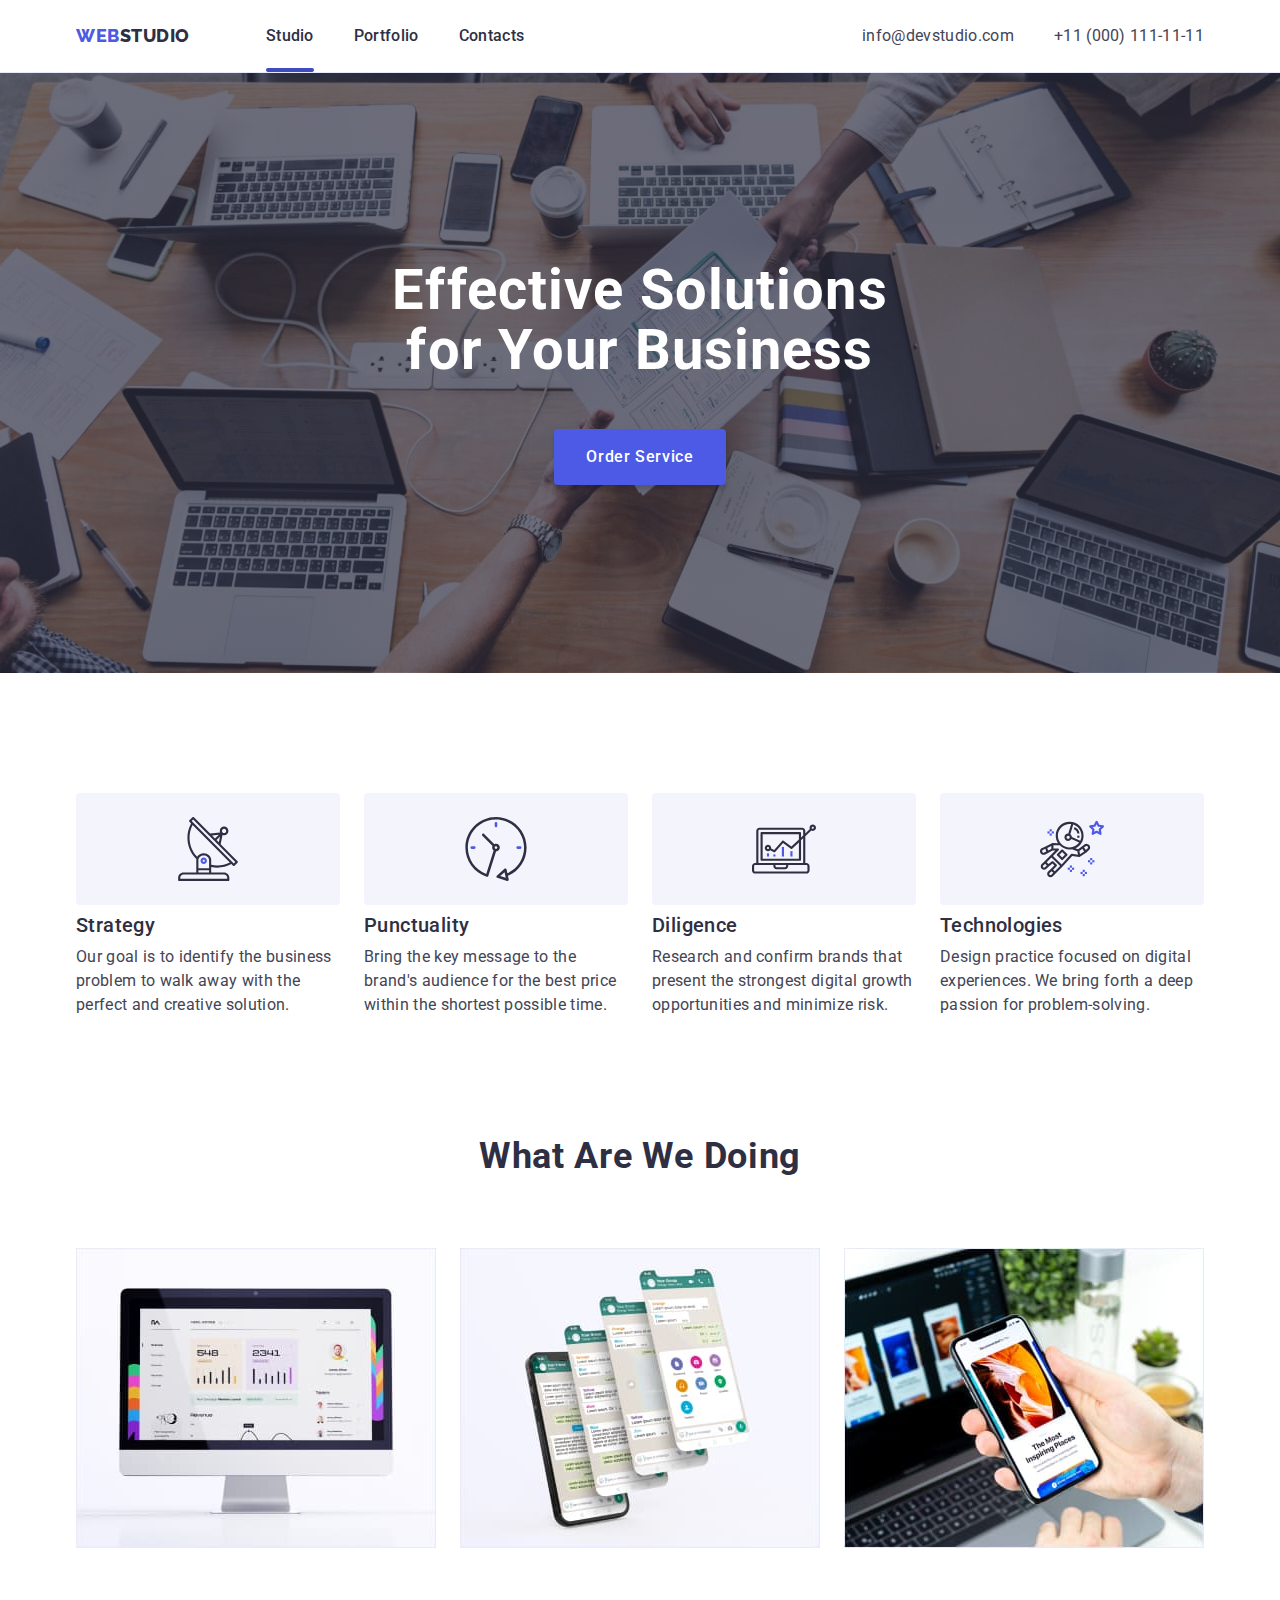
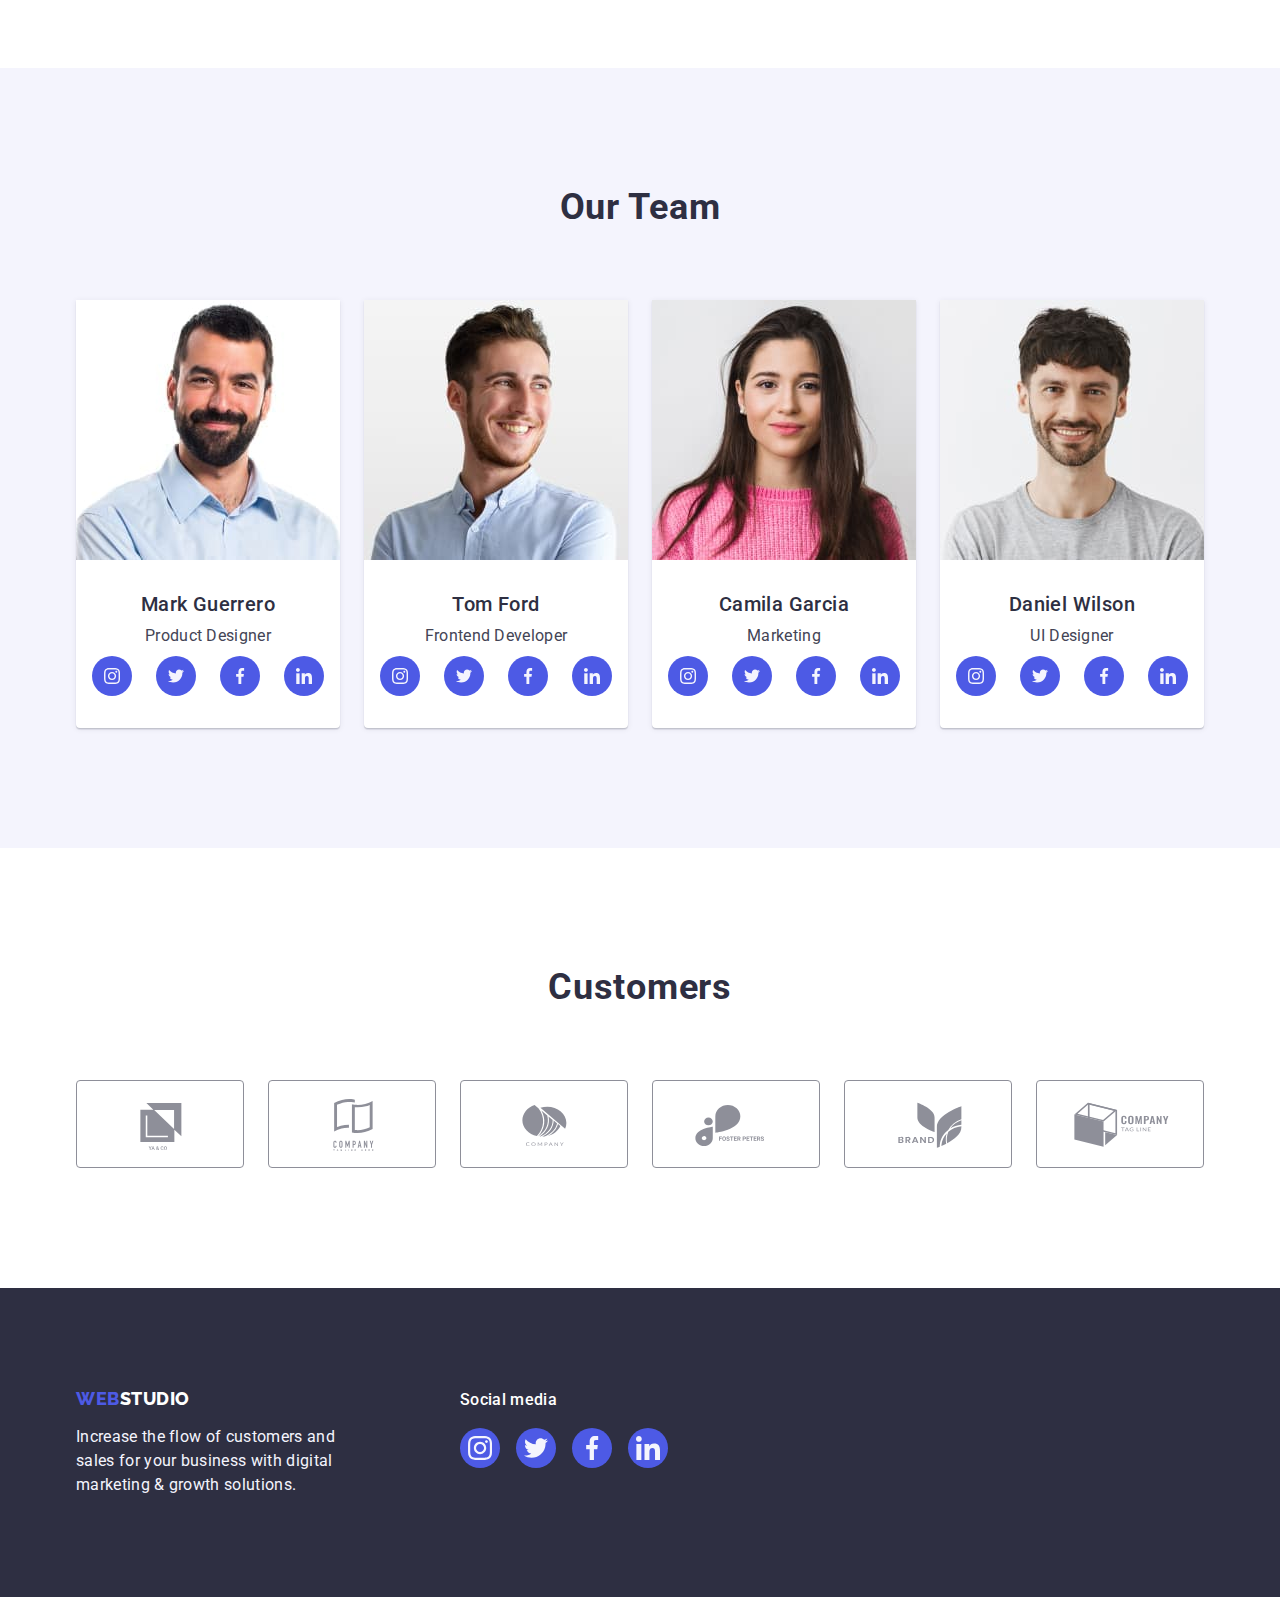
<file: index.html>
<!DOCTYPE html>
<html lang="en">
  <head>
    <meta charset="UTF-8" />
    <meta http-equiv="X-UA-Compatible" content="IE=edge" />
    <meta name="viewport" content="width=device-width, initial-scale=1.0" />
    <link rel="preconnect" href="https://fonts.googleapis.com" />
    <link rel="preconnect" href="https://fonts.gstatic.com" crossorigin />
    <link
      href="https://fonts.googleapis.com/css2?family=Montserrat:wght@400;700&family=Raleway:wght@800&family=Roboto:wght@400;500;700&display=swap"
      rel="stylesheet"
    />
    <link
      rel="stylesheet"
      href="https://cdn.jsdelivr.net/npm/modern-normalize@1.1.0/modern-normalize.min.css"
    />
    <link rel="stylesheet" href="./css/styles.css" />
    <title>WebStudio</title>
  </head>
  <body>
    <!-- Header -->
    <header class="header">
      <div class="container header-container">
        <nav class="menu menu-container">
          <a class="link logo link-logo" href="./index.html"
            >Web<span class="light-theme">Studio</span>
          </a>
          <ul class="list list-container">
            <li class="menu-list">
              <a class="menu-list-item link studio-underline" href="./index.html">Studio</a>
            </li>
            <li class="menu-list">
              <a class="menu-list-item link" href="./portfolio.html"
                >Portfolio</a
              >
            </li>
            <li class="menu-list">
              <a class="menu-list-item link" href="">Contacts</a>
            </li>
          </ul>
        </nav>
        <address class="contacts contacts-container">
          <ul class="list list-contacts-container">
            <li class="contacts-list-item">
              <a class="link contacts-item" href="mailto:info@devstudio.com"
                >info@devstudio.com</a
              >
            </li>
            <li class="contacts-list-item">
              <a class="link contacts-item" href="tel:+110001111111"
                >+11 (000) 111-11-11</a
              >
            </li>
          </ul>
        </address>
      </div>
    </header>

    <main>
      <!--HERO-->
      <section class="section-main dark-theme section">
        <div class="container hero-container">
          <h1 class="main-title">Effective Solutions for Your Business</h1>
          <button class="button" type="button" data-modal-open>
            Order Service
          </button>
        </div>
      </section>

      <!-- Features -->
      <section class="section section-features">
        <div class="container">
          <h2 class="secondary-title" hidden>Features</h2>
          <ul class="list features">
            <li class="features-list">
              <div class="svg-container">
                <svg width="64" height="64" class="svg-container-icon">
                  <use href="./images/icons.svg#antenna"></use>
                </svg>
              </div>
              <h3 class="features-title">Strategy</h3>
              <p class="description">
                Our goal is to identify the business problem to walk away with
                the perfect and creative solution.
              </p>
            </li>
            <li class="features-list">
              <div class="svg-container">
                <svg width="64" height="64" class="svg-container-icon">
                  <use href="./images/icons.svg#clock"></use>
                </svg>
              </div>
              <h3 class="features-title">Punctuality</h3>
              <p class="description">
                Bring the key message to the brand's audience for the best price
                within the shortest possible time.
              </p>
            </li>
            <li class="features-list">
              <div class="svg-container">
                <svg width="64" height="64" class="svg-container-icon">
                  <use href="./images/icons.svg#diagram"></use>
                </svg>
              </div>
              <h3 class="features-title">Diligence</h3>
              <p class="description">
                Research and confirm brands that present the strongest digital
                growth opportunities and minimize risk.
              </p>
            </li>
            <li class="features-list">
              <div class="svg-container">
                <svg width="64" height="64" class="svg-container-icon">
                  <use href="./images/icons.svg#astronaut"></use>
                </svg>
              </div>
              <h3 class="features-title">Technologies</h3>
              <p class="description">
                Design practice focused on digital experiences. We bring forth a
                deep passion for problem-solving.
              </p>
            </li>
          </ul>
        </div>
      </section>
      <!-- What are we doing here -->
      <section class="section second-section">
        <div class="container">
          <h2 class="secondary-title">What are we doing</h2>
          <ul class="list list-wrapper">
            <li class="wrapper-item">
              <img
                src="./images/what-we-doing/rectangle1.jpg"
                alt="website"
                width="360"
                height="300"
              />
            </li>
            <li class="wrapper-item">
              <img
                src="./images/what-we-doing/rectangle2.jpg"
                alt="chat"
                width="360"
                height="300"
              />
            </li>
            <li class="wrapper-item">
              <img
                src="./images/what-we-doing/rectangle3.jpg"
                alt="app"
                width="360"
                height="300"
              />
            </li>
          </ul>
        </div>
      </section>
      <!-- Our Team -->
      <section class="section-team section">
        <div class="container">
          <h2 class="secondary-title">Our Team</h2>
          <ul class="list team-container">
            <li class="team-list">
              <img
                src="./images/employees/mark-guerrero.jpg"
                alt="employee photo"
                width="264"
                height="260"
              />
              <div class="team-list-container">
                <h3 class="employee-name">Mark Guerrero</h3>
                <p class="employee-position">Product Designer</p>
                <ul class="social-list list">
                  <li class="social-list-item">
                    <a href="" class="social-list-link">
                      <svg width="16" height="16" class="social-list-icon">
                        <use href="./images/icons.svg#instagram"></use>
                      </svg>
                    </a>
                  </li>
                  <li class="social-list-item">
                    <a href="" class="social-list-link">
                      <svg width="16" height="16" class="social-list-icon">
                        <use href="./images/icons.svg#twitter"></use>
                      </svg>
                    </a>
                  </li>
                  <li class="social-list-item">
                    <a href="" class="social-list-link">
                      <svg width="16" height="16" class="social-list-icon">
                        <use href="./images/icons.svg#facebook"></use>
                      </svg>
                    </a>
                  </li>
                  <li class="social-list-item">
                    <a href="" class="social-list-link">
                      <svg width="16" height="16" class="social-list-icon">
                        <use href="./images/icons.svg#linkedin"></use>
                      </svg>
                    </a>
                  </li>
                </ul>
              </div>
            </li>
            <li class="team-list">
              <img
                src="./images/employees/tom-ford.jpg"
                alt="employee photo"
                width="264"
                height="260"
              />
              <div class="team-list-container">
                <h3 class="employee-name">Tom Ford</h3>
                <p class="employee-position">Frontend Developer</p>
                <ul class="social-list list">
                  <li class="social-list-item">
                    <a href="" class="social-list-link">
                      <svg width="16" height="16" class="social-list-icon">
                        <use href="./images/icons.svg#instagram"></use>
                      </svg>
                    </a>
                  </li>
                  <li class="social-list-item">
                    <a href="" class="social-list-link">
                      <svg width="16" height="16" class="social-list-icon">
                        <use href="./images/icons.svg#twitter"></use>
                      </svg>
                    </a>
                  </li>
                  <li class="social-list-item">
                    <a href="" class="social-list-link">
                      <svg width="16" height="16" class="social-list-icon">
                        <use href="./images/icons.svg#facebook"></use>
                      </svg>
                    </a>
                  </li>
                  <li class="social-list-item">
                    <a href="" class="social-list-link">
                      <svg width="16" height="16" class="social-list-icon">
                        <use href="./images/icons.svg#linkedin"></use>
                      </svg>
                    </a>
                  </li>
                </ul>
              </div>
            </li>
            <li class="team-list">
              <img
                src="./images/employees/camila-garcia.jpg"
                alt="employee photo"
                width="264"
                height="260"
              />
              <div class="team-list-container">
                <h3 class="employee-name">Camila Garcia</h3>
                <p class="employee-position">Marketing</p>
                <ul class="social-list list">
                  <li class="social-list-item">
                    <a href="" class="social-list-link">
                      <svg width="16" height="16" class="social-list-icon">
                        <use href="./images/icons.svg#instagram"></use>
                      </svg>
                    </a>
                  </li>
                  <li class="social-list-item">
                    <a href="" class="social-list-link">
                      <svg width="16" height="16" class="social-list-icon">
                        <use href="./images/icons.svg#twitter"></use>
                      </svg>
                    </a>
                  </li>
                  <li class="social-list-item">
                    <a href="" class="social-list-link">
                      <svg width="16" height="16" class="social-list-icon">
                        <use href="./images/icons.svg#facebook"></use>
                      </svg>
                    </a>
                  </li>
                  <li class="social-list-item">
                    <a href="" class="social-list-link">
                      <svg width="16" height="16" class="social-list-icon">
                        <use href="./images/icons.svg#linkedin"></use>
                      </svg>
                    </a>
                  </li>
                </ul>
              </div>
            </li>
            <li class="team-list">
              <img
                src="./images/employees/daniel-wilson.jpg"
                alt="employee photo"
                width="264"
                height="260"
              />
              <div class="team-list-container">
                <h3 class="employee-name">Daniel Wilson</h3>
                <p class="employee-position">UI Designer</p>
                <ul class="social-list list">
                  <li class="social-list-item">
                    <a href="" class="social-list-link">
                      <svg width="16" height="16" class="social-list-icon">
                        <use href="./images/icons.svg#instagram"></use>
                      </svg>
                    </a>
                  </li>
                  <li class="social-list-item">
                    <a href="" class="social-list-link">
                      <svg width="16" height="16" class="social-list-icon">
                        <use href="./images/icons.svg#twitter"></use>
                      </svg>
                    </a>
                  </li>
                  <li class="social-list-item">
                    <a href="" class="social-list-link">
                      <svg width="16" height="16" class="social-list-icon">
                        <use href="./images/icons.svg#facebook"></use>
                      </svg>
                    </a>
                  </li>
                  <li class="social-list-item">
                    <a href="" class="social-list-link">
                      <svg width="16" height="16" class="social-list-icon">
                        <use href="./images/icons.svg#linkedin"></use>
                      </svg>
                    </a>
                  </li>
                </ul>
              </div>
            </li>
          </ul>
        </div>
      </section>
      <!-- CUSTOMERS -->
      <section class="customers-section">
        <div class="container">
          <h2 class="secondary-title">Customers</h2>
          <ul class="customers-list list">
            <li class="customers-list-item">
              <a href="" class="customers-list-link">
                <svg width="104" height="56" class="customers-list-icon">
                  <use href="./images/icons.svg#logo"></use>
                </svg>
              </a>
            </li>
            <li class="customers-list-item">
              <a href="" class="customers-list-link">
                <svg width="104" height="56" class="customers-list-icon">
                  <use href="./images/icons.svg#logo-1"></use>
                </svg>
              </a>
            </li>
            <li class="customers-list-item">
              <a href="" class="customers-list-link">
                <svg width="104" height="56" class="customers-list-icon">
                  <use href="./images/icons.svg#logo-2"></use>
                </svg>
              </a>
            </li>
            <li class="customers-list-item">
              <a href="" class="customers-list-link">
                <svg width="104" height="56" class="customers-list-icon">
                  <use href="./images/icons.svg#logo-3"></use>
                </svg>
              </a>
            </li>
            <li class="customers-list-item">
              <a href="" class="customers-list-link">
                <svg width="104" height="56" class="customers-list-icon">
                  <use href="./images/icons.svg#logo-4"></use>
                </svg>
              </a>
            </li>
            <li class="customers-list-item">
              <a href="" class="customers-list-link">
                <svg width="104" height="56" class="customers-list-icon">
                  <use href="./images/icons.svg#logo-5"></use>
                </svg>
              </a>
            </li>
          </ul>
        </div>
      </section>
    </main>

    <footer class="footer">
      <div class="container footer-container">
        <div class="footer-left-container">
          <a class="link logo logo-style" href="./index.html"
            >Web<span class="dark-theme">Studio</span>
          </a>
          <p class="footer-text">
            Increase the flow of customers and sales for your business with
            digital marketing & growth solutions.
          </p>
        </div>
        <div class="">
          <p class="social-text">Social media</p>
          <ul class="social-list-footer list">
            <li class="social-list-item">
              <a href="" class="social-list-link-footer">
                <svg width="24" height="24" class="social-list-icon-footer">
                  <use href="./images/icons.svg#instagram"></use>
                </svg>
              </a>
            </li>
            <li class="social-list-item">
              <a href="" class="social-list-link-footer">
                <svg width="24" height="24" class="social-list-icon-footer">
                  <use href="./images/icons.svg#twitter"></use>
                </svg>
              </a>
            </li>
            <li class="social-list-item">
              <a href="" class="social-list-link-footer">
                <svg width="24" height="24" class="social-list-icon-footer">
                  <use href="./images/icons.svg#facebook"></use>
                </svg>
              </a>
            </li>
            <li class="social-list-item">
              <a href="" class="social-list-link-footer">
                <svg width="24" height="24" class="social-list-icon-footer">
                  <use href="./images/icons.svg#linkedin"></use>
                </svg>
              </a>
            </li>
          </ul>
        </div>
      </div>
    </footer>
    <div class="backdrop is-hidden" data-modal>
      <div class="modal">
        <button type="button" class="modal-btn-close" data-modal-close>
          <svg width="8" height="8" class="modal-btn-icon">
            <use href="./images/icons.svg#close-button"></use>
          </svg>
        </button>
      </div>
    </div>
    <script src="./js/modal.js"></script>
  </body>
</html>
</file>
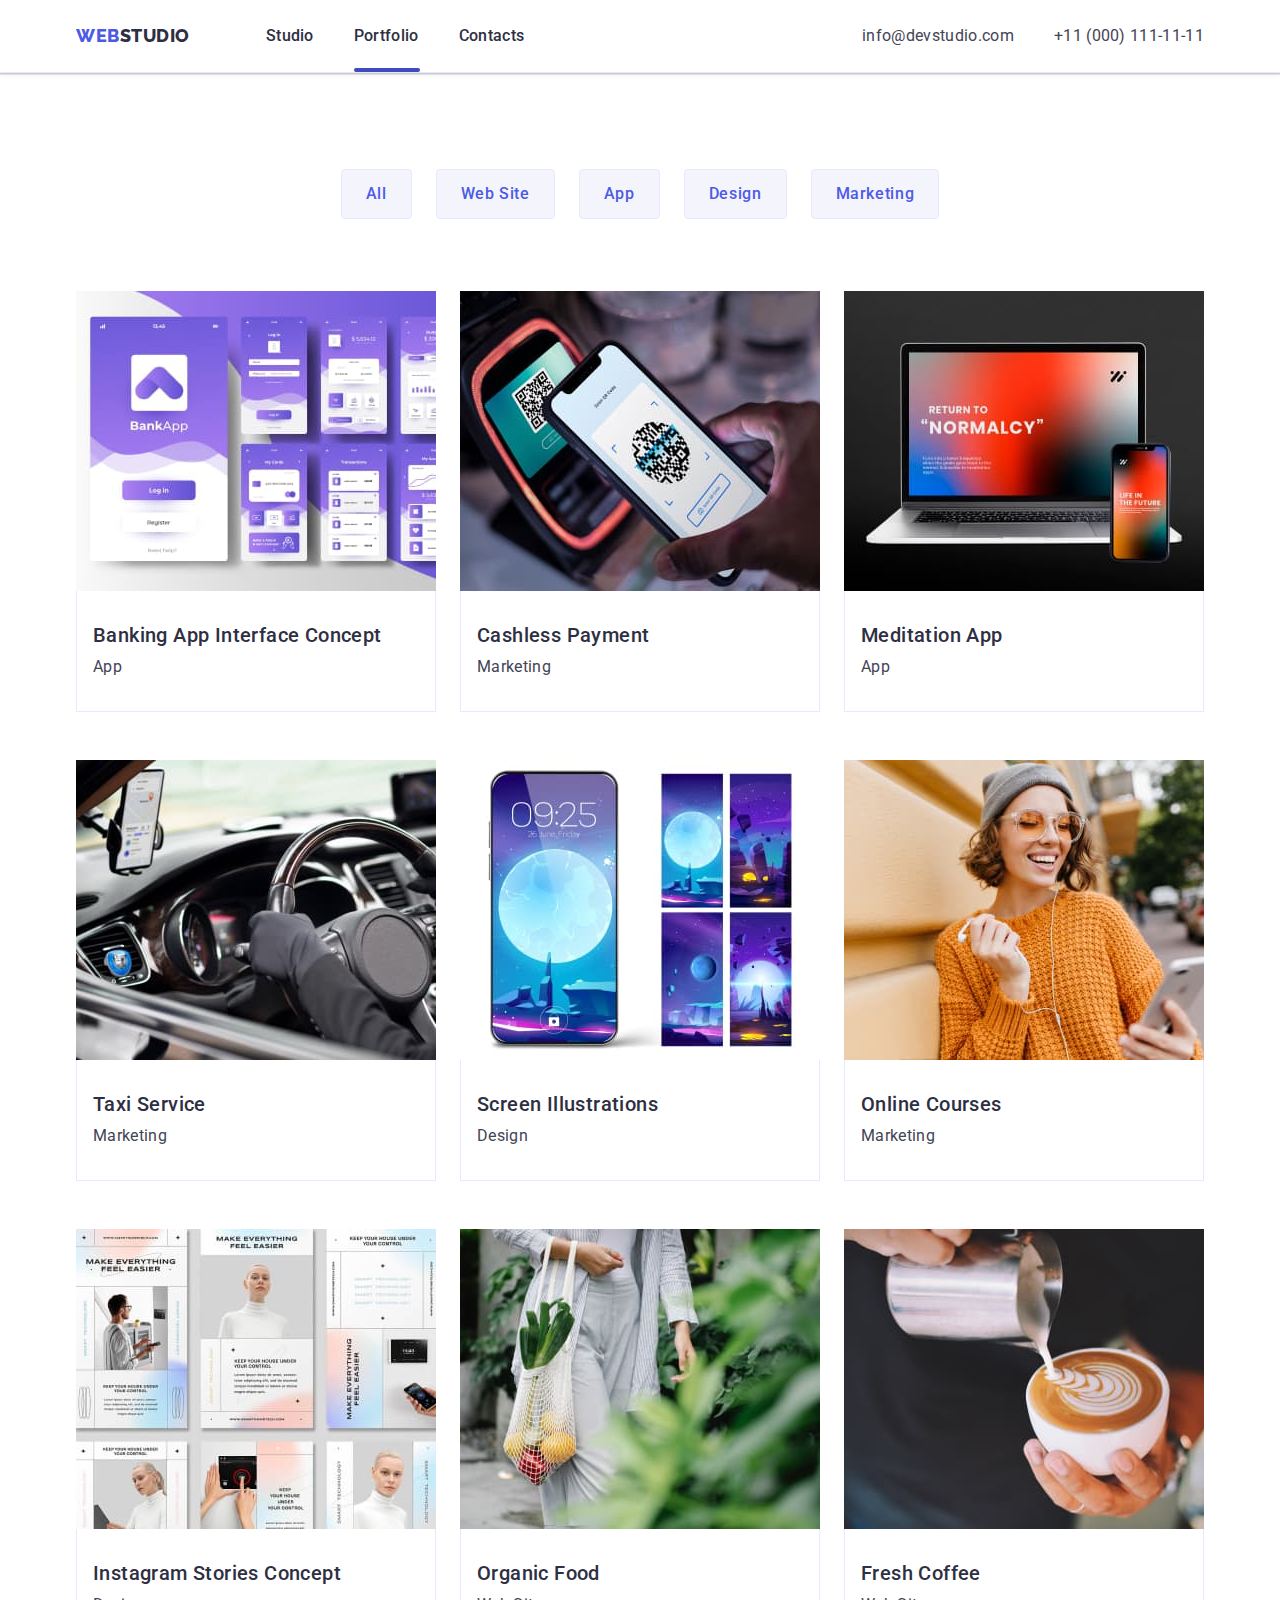
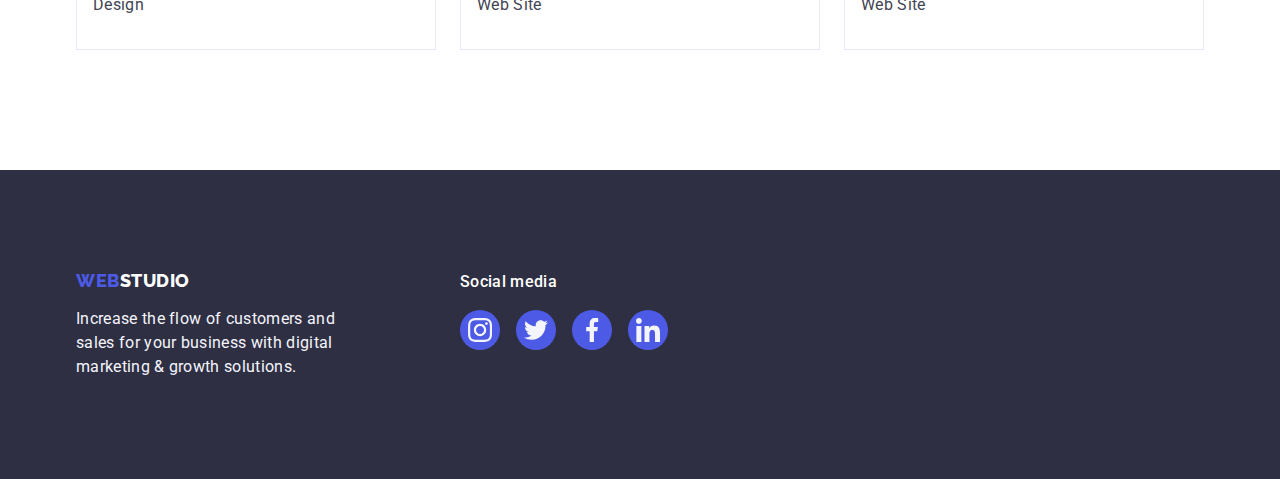
<file: portfolio.html>
<!DOCTYPE html>
<html lang="en">
  <head>
    <meta charset="UTF-8" />
    <meta http-equiv="X-UA-Compatible" content="IE=edge" />
    <meta name="viewport" content="width=device-width, initial-scale=1.0" />
    <link rel="preconnect" href="https://fonts.googleapis.com" />
    <link rel="preconnect" href="https://fonts.gstatic.com" crossorigin />
    <link
      href="https://fonts.googleapis.com/css2?family=Montserrat:wght@400;700&family=Raleway:wght@800&family=Roboto:wght@400;500;700&display=swap"
      rel="stylesheet"
    />
    <link
      rel="stylesheet"
      href="https://cdn.jsdelivr.net/npm/modern-normalize@1.1.0/modern-normalize.min.css"
    />
    <link rel="stylesheet" href="./css/styles.css" />
    <title>Portfolio</title>
  </head>
  <body>
    <!-- Header -->
    <header class="header">
      <div class="container header-container">
        <nav class="menu menu-container">
          <a class="link logo link-logo" href="./index.html"
            >Web<span class="light-theme">Studio</span>
          </a>
          <ul class="list list-container">
            <li class="menu-list">
              <a class="menu-list-item link" href="./index.html">Studio</a>
            </li>
            <li class="menu-list">
              <a class="menu-list-item link portfolio-underline" href="./portfolio.html"
                >Portfolio</a
              >
            </li>
            <li class="menu-list">
              <a class="menu-list-item link" href="">Contacts</a>
            </li>
          </ul>
        </nav>
        <address class="contacts contacts-container">
          <ul class="list list-contacts-container">
            <li class="contacts-list-item">
              <a class="link contacts-item" href="mailto:info@devstudio.com"
                >info@devstudio.com</a
              >
            </li>
            <li class="contacts-list-item">
              <a class="link contacts-item" href="tel:+110001111111"
                >+11 (000) 111-11-11</a
              >
            </li>
          </ul>
        </address>
      </div>
    </header>

    <main>
      <!-- HERO -->
      <section class="section button-nav">
        <div class="container">
          <h1 hidden class="main-title visually-hidden">Navigation</h1>
          <ul class="list list-button">
            <li>
              <button class="button-item" type="button">All</button>
            </li>
            <li>
              <button class="button-item" type="button">Web Site</button>
            </li>
            <li>
              <button class="button-item" type="button">App</button>
            </li>
            <li>
              <button class="button-item" type="button">Design</button>
            </li>
            <li>
              <button class="button-item" type="button">Marketing</button>
            </li>
          </ul>
          <ul class="list project-list">
            <li class="link project-item">
              <a class="link project-link" href="">
                <div class="project-wrapper">
                  <img
                    src="./images/portfolio/banking-app.jpg"
                    alt="banking app"
                    width="360"
                    height="300"
                  />
                  <p class="overlay">
                    14 Stylish and User-Friendly App Design Concepts · Task
                    Manager App · Calorie Tracker App · Exotic Fruit Ecommerce
                    App · Cloud Storage App
                  </p>
                </div>
                <div class="project-info">
                  <h2 class="features-title">Banking App Interface Concept</h2>
                  <p class="features-item">App</p>
                </div>
              </a>
            </li>
            <li class="link project-item">
              <a class="link project-link" href="">
                <div class="project-wrapper">
                  <img
                    src="./images/portfolio/cashless-payment.jpg"
                    alt="cashless payment"
                    width="360"
                    height="300"
                  />
                  <p class="overlay">
                    14 Stylish and User-Friendly App Design Concepts · Task
                    Manager App · Calorie Tracker App · Exotic Fruit Ecommerce
                    App · Cloud Storage App
                  </p>
                </div>
                <div class="project-info">
                  <h2 class="features-title">Cashless Payment</h2>
                  <p class="features-item">Marketing</p>
                </div>
              </a>
            </li>
            <li class="link project-item">
              <a class="link project-link" href="">
                <div class="project-wrapper">
                  <img
                    src="./images/portfolio/meditation-app.jpg"
                    alt="meditation app"
                    width="360"
                    height="300"
                  />
                  <p class="overlay">
                    14 Stylish and User-Friendly App Design Concepts · Task
                    Manager App · Calorie Tracker App · Exotic Fruit Ecommerce
                    App · Cloud Storage App
                  </p>
                </div>
                <div class="project-info">
                  <h2 class="features-title">Meditation App</h2>
                  <p class="features-item">App</p>
                </div>
              </a>
            </li>
            <li class="link project-item">
              <a class="link project-link" href="">
                <div class="project-wrapper">
                  <img
                    src="./images/portfolio/taxi-service.jpg"
                    alt="taxi service"
                    width="360"
                    height="300"
                  />
                  <p class="overlay">
                    14 Stylish and User-Friendly App Design Concepts · Task
                    Manager App · Calorie Tracker App · Exotic Fruit Ecommerce
                    App · Cloud Storage App
                  </p>
                </div>
                <div class="project-info">
                  <h2 class="features-title">Taxi Service</h2>
                  <p class="features-item">Marketing</p>
                </div>
              </a>
            </li>
            <li class="link project-item">
              <a class="link project-link" href="">
                <div class="project-wrapper">
                  <img
                    src="./images/portfolio/screen-illustration.jpg"
                    alt="screen illustration"
                    width="360"
                    height="300"
                  />
                  <p class="overlay">
                    14 Stylish and User-Friendly App Design Concepts · Task
                    Manager App · Calorie Tracker App · Exotic Fruit Ecommerce
                    App · Cloud Storage App
                  </p>
                </div>
                <div class="project-info">
                  <h2 class="features-title">Screen Illustrations</h2>
                  <p class="features-item">Design</p>
                </div>
              </a>
            </li>
            <li class="link project-item">
              <a class="link project-link" href="">
                <div class="project-wrapper">
                  <img
                    src="./images/portfolio/online-courses.jpg"
                    alt="online courses"
                    width="360"
                    height="300"
                  />
                  <p class="overlay">
                    14 Stylish and User-Friendly App Design Concepts · Task
                    Manager App · Calorie Tracker App · Exotic Fruit Ecommerce
                    App · Cloud Storage App
                  </p>
                </div>
                <div class="project-info">
                  <h2 class="features-title">Online Courses</h2>
                  <p class="features-item">Marketing</p>
                </div>
              </a>
            </li>
            <li class="link project-item">
              <a class="link project-link" href="">
                <div class="project-wrapper">
                  <img
                    src="./images/portfolio/instagram-stories.jpg"
                    alt="instagram stories"
                    width="360"
                    height="300"
                  />
                  <p class="overlay">
                    14 Stylish and User-Friendly App Design Concepts · Task
                    Manager App · Calorie Tracker App · Exotic Fruit Ecommerce
                    App · Cloud Storage App
                  </p>
                </div>
                <div class="project-info">
                  <h2 class="features-title">Instagram Stories Concept</h2>
                  <p class="features-item">Design</p>
                </div>
              </a>
            </li>
            <li class="link project-item">
              <a class="link project-link" href="">
                <div class="project-wrapper">
                  <img
                    src="./images/portfolio/organic-food.jpg"
                    alt="organic food"
                    width="360"
                    height="300"
                  />
                  <p class="overlay">
                    14 Stylish and User-Friendly App Design Concepts · Task
                    Manager App · Calorie Tracker App · Exotic Fruit Ecommerce
                    App · Cloud Storage App
                  </p>
                </div>
                <div class="project-info">
                  <h2 class="features-title">Organic Food</h2>
                  <p class="features-item">Web Site</p>
                </div>
              </a>
            </li>
            <li class="link project-item">
              <a class="link project-link" href="">
                <div class="project-wrapper">
                  <img
                    src="./images/portfolio/fresh-coffee.jpg"
                    alt="fresh coffee"
                    width="360"
                    height="300"
                  />
                  <p class="overlay">
                    14 Stylish and User-Friendly App Design Concepts · Task
                    Manager App · Calorie Tracker App · Exotic Fruit Ecommerce
                    App · Cloud Storage App
                  </p>
                </div>
                <div class="project-info">
                  <h2 class="features-title">Fresh Coffee</h2>
                  <p class="features-item">Web Site</p>
                </div>
              </a>
            </li>
          </ul>
        </div>
      </section>
    </main>
    <footer class="footer">
      <div class="container footer-container">
        <div class="footer-left-container">
          <a class="link logo logo-style" href="./index.html"
            >Web<span class="dark-theme">Studio</span>
          </a>
          <p class="footer-text">
            Increase the flow of customers and sales for your business with
            digital marketing & growth solutions.
          </p>
        </div>
        <div class="">
          <p class="social-text">Social media</p>
          <ul class="social-list-footer list">
            <li class="social-list-item">
              <a href="" class="social-list-link-footer">
                <svg width="24" height="24" class="social-list-icon-footer">
                  <use href="./images/icons.svg#instagram"></use>
                </svg>
              </a>
            </li>
            <li class="social-list-item">
              <a href="" class="social-list-link-footer">
                <svg width="24" height="24" class="social-list-icon-footer">
                  <use href="./images/icons.svg#twitter"></use>
                </svg>
              </a>
            </li>
            <li class="social-list-item">
              <a href="" class="social-list-link-footer">
                <svg width="24" height="24" class="social-list-icon-footer">
                  <use href="./images/icons.svg#facebook"></use>
                </svg>
              </a>
            </li>
            <li class="social-list-item">
              <a href="" class="social-list-link-footer">
                <svg width="24" height="24" class="social-list-icon-footer">
                  <use href="./images/icons.svg#linkedin"></use>
                </svg>
              </a>
            </li>
          </ul>
        </div>
      </div>
    </footer>
  </body>
</html>
</file>
<file: css/styles.css>
:root {
  --primary-font: "Roboto", sans-serif;
  --secondary-font: "Raleway", sans-serif;
  --primary-background-color: #ffffff;
  --secondary-background-color: #4d5ae5;
  --primary-text-color: #434455;
  --secondary-text-color: #2e2f42;
  --primary-button-color: #4d5ae5;
  --primary-button-background-color: #f4f4fd;
  --icon-color: #8e8f99;
  --color: currentColor;
  --transition-dur-timing-func: 250ms cubic-bezier(0.4, 0, 0.2, 1);
}
h1,
h2,
h3,
p {
  margin-top: 0;
  margin-bottom: 0;
}

ul {
  margin-top: 0;
  margin-bottom: 0;
  padding-left: 0;
}

img {
  display: block;
}

body {
  font-family: var(--primary-font);
  background-color: var(--primary-background-color);
  color: var(--primary-text-color);
}

.container {
  width: 1158px;
  margin-left: auto;
  margin-right: auto;
  padding: 0 15px;
}

.section {
  padding-top: 120px;
  padding-bottom: 120px;
}

.list {
  list-style: none;
}

.link {
  text-decoration: none;
}

.dark-theme {
  color: #ffffff;
}

.light-theme {
  color: #2e2f42;
}

.visually-hidden {
  position: absolute;
  width: 1px;
  height: 1px;
  margin: -1px;
  border: 0;
  padding: 0;
  white-space: nowrap;
  clip-path: inset(100%);
  clip: rect(0 0 0 0);
  overflow: hidden;
}

/**
  |============================
  |          Header
  |============================
*/

.header {
  border-bottom: 1px solid #e7e9fc;
  box-shadow: 0px 2px 1px rgba(46, 47, 66, 0.08),
    0px 1px 1px rgba(46, 47, 66, 0.16), 0px 1px 6px rgba(46, 47, 66, 0.08);
}

.header-container {
  display: flex;
  align-items: center;
  justify-content: space-between;
}

.menu-container {
  display: flex;
  align-items: center;
}

.list-container {
  display: flex;
  align-items: center;
}

.list-contacts-container {
  display: flex;
  align-items: center;
  margin-left: auto;
}

.link-logo {
  margin-right: 76px;
}

.menu-list:not(:last-child) {
  margin-right: 40px;
}

.contacts-list-item:not(:last-child) {
  margin-right: 40px;
}

.menu {
  font-weight: 500;
  font-size: 16px;
  line-height: 1.5;
  letter-spacing: 0.02em;
  color: #2e2f42;
}

.logo {
  font-family: var(--secondary-font);
  font-weight: 800;
  font-size: 18px;
  line-height: 1.17;
  letter-spacing: 0.03em;
  text-transform: uppercase;
  color: #4d5ae5;
}

.menu-list-item {
  display: block;
  font-weight: 500;
  font-size: 16px;
  line-height: 1.5;
  letter-spacing: 0.02em;
  color: #2e2f42;
  padding: 24px 0;
  transition: color var(--transition-dur-timing-func);
}

.menu-list-item:hover,
.menu-list-item:focus {
  color: #404bbf;
}

.contacts {
  font-style: normal;
}

.contacts-item {
  font-size: 16px;
  line-height: 1.5;
  letter-spacing: 0.02em;
  color: #434455;
  transition: color var(--transition-dur-timing-func);
}

.contacts-item:hover,
.contacts-item:focus {
  color: #404bbf;
}

.studio-underline::after {
  content: "";
  display: inline-block;
  width: 48px;
  height: 4px;
  background: #404bbf;
  border-radius: 2px;
  position: absolute;
  left: 0;
  bottom: 0;
}

/**
  |============================
  |       HERO 
  |============================
*/

.hero-container {
  text-align: center;
  margin: 0 auto;
}

.main-title {
  font-weight: 700;
  font-size: 56px;
  line-height: 1.07;
  letter-spacing: 0.02em;
  text-align: center;
  max-width: 496px;
  margin: 0 auto 48px auto;
}

.section-main {
  margin: 0 auto;
  background: #2e2f42;
  background-image: linear-gradient(
      rgba(46, 47, 66, 0.7),
      rgba(46, 47, 66, 0.7)
    ),
    url(../images/bg.jpeg);
  background-size: cover;
  background-position: center;
  padding: 188px 0;
  max-width: 1440px;
  background-repeat: no-repeat;
}

.button {
  font-family: inherit;
  font-weight: 500;
  font-size: 16px;
  line-height: 1.5;
  letter-spacing: 0.04em;
  color: #ffffff;
  background: var(--secondary-background-color);
  display: block;
  margin: auto;
  min-width: 169px;
  height: 56px;
  border: none;
  padding: 16px 32px 16px 32px;
  text-align: center;
  box-shadow: 0px 4px 4px rgba(0, 0, 0, 0.15);
  border-radius: 4px;
  cursor: pointer;
  transition: background-color var(--transition-dur-timing-func),
    color var(--transition-dur-timing-func);
}

.button:hover,
.button:focus {
  background-color: #404bbf;
  color: #ffffff;
}

/**
  |============================
  |       FEATURES
  |============================
*/

.second-section {
  padding-top: 0;
}

.features {
  display: flex;
  justify-content: space-between;
  gap: 24px;
}

.features-title {
  font-weight: 500;
  font-size: 20px;
  line-height: 1.2;
  letter-spacing: 0.02em;
  color: #2e2f42;
  margin-bottom: 8px;
}

.features-list {
  width: calc(100% - 72px / 4);
}

.description {
  font-size: 16px;
  line-height: 1.5;
  letter-spacing: 0.02em;
  color: #434455;
}

.features-item {
  font-size: 16px;
  line-height: 24px;
  letter-spacing: 0.02em;
  color: var(--primary-text-color);
}

.svg-container {
  display: flex;
  justify-content: center;
  align-items: center;
  background: #f4f4fd;
  border-radius: 4px;
  width: 264px;
  height: 112px;
  margin-bottom: 8px;
}
.svg-container-icon {
  width: 64px;
  height: 64px;
  fill: #2e2f42;
}

/**
  |============================
  |     WHAT ARE WE DOING
  |============================
*/

.list-wrapper {
  display: flex;
  gap: 24px;
}

.wrapper-item {
  flex-basis: calc(100% - 48px / 3);
}

.secondary-title {
  font-weight: 700;
  font-size: 36px;
  line-height: 1.1;
  letter-spacing: 0.02em;
  text-transform: capitalize;
  color: var(--secondary-text-color);
  margin-bottom: 72px;
  text-align: center;
}

/**
  |============================
  |     EMPLOYEES
  |============================
*/

.team-container {
  display: flex;
  gap: 24px;
}

.team-list-container {
  padding: 32px 0;
  text-align: center;
}

.team-list {
  background-color: var(--primary-background-color);
  flex-basis: calc(100% - 72px / 4);
  box-shadow: 0px 1px 6px rgba(46, 47, 66, 0.08),
    0px 1px 1px rgba(46, 47, 66, 0.16), 0px 2px 1px rgba(46, 47, 66, 0.08);
  border-radius: 0px 0px 4px 4px;
}

.section-team {
  background: #f4f4fd;
}

.employee-name {
  font-weight: 500;
  font-size: 20px;
  line-height: 1.2;
  letter-spacing: 0.02em;
  color: #2e2f42;
  margin-bottom: 8px;
}

.employee-position {
  font-size: 16px;
  line-height: 1.5;
  letter-spacing: 0.02em;
  margin-bottom: 8px;
}

.social-list {
  display: flex;
  justify-content: center;
  gap: 24px;
}

.social-list-link {
  display: flex;
  width: 40px;
  height: 40px;
  background: #4d5ae5;
  border-radius: 50%;
  align-items: center;
  justify-content: center;
  transition: background var(--transition-dur-timing-func);
}

.social-list-link:hover,
.social-list-link:focus {
  background: #404bbf;
}
.social-list-icon {
  fill: #f4f4fd;
}

/**
  |============================
  |         CUSTOMERS
  |============================
*/

.customers-section {
  padding: 120px 0;
}

.customers-list {
  display: flex;
  justify-content: space-between;
  gap: 24px;
}

.customers-list-link {
  display: flex;
  justify-content: center;
  align-items: center;
  width: 168px;
  height: 88px;
  border: 1px solid var(--icon-color);
  border-radius: 4px;
  color: var(--icon-color);
  transition: color var(--transition-dur-timing-func),
    border-color var(--transition-dur-timing-func);
}

.customers-list-link:hover,
.customers-list-link:focus {
  color: #404bbf;
  border-color: #404bbf;
}

.customers-list-icon {
  fill: currentColor;
}

/**
  |============================
  |       FOOTER
  |============================
*/

footer {
  background: #2e2f42;
}

.footer-container {
  display: flex;
  align-items: baseline;
}

.footer-left-container {
  margin-right: 120px;
}

.footer {
  padding-top: 100px;
  padding-bottom: 100px;
}

.logo-style {
  display: inline-block;
  margin-bottom: 16px;
}

.footer-text {
  font-size: 16px;
  line-height: 1.5;
  letter-spacing: 0.02em;
  color: #f4f4fd;
  width: 264px;
}

.social-text {
  font-weight: 500;
  font-size: 16px;
  line-height: 1.5;
  letter-spacing: 0.02em;
  color: #ffffff;
  margin-bottom: 16px;
}

.social-list-footer {
  display: flex;
  justify-content: center;
  gap: 16px;
}

.social-list-link-footer {
  display: flex;
  width: 40px;
  height: 40px;
  background: #4d5ae5;
  border-radius: 50%;
  align-items: center;
  justify-content: center;
  transition: background var(--transition-dur-timing-func);
}
.social-list-icon-footer {
  fill: #f4f4fd;
}

.social-list-link-footer:hover,
.social-list-link-footer:focus {
  background: #31d0aa;
}

/**
  |============================
  |       MODAL WINDOW
  |============================
*/

.backdrop {
  background: rgba(46, 47, 66, 0.4);
  position: fixed;
  top: 0;
  left: 0;
  width: 100%;
  height: 100%;
  z-index: 100;
  transition: opacity var(--transition-dur-timing-func),
    visibility var(--transition-dur-timing-func);
}

.backdrop.is-hidden {
  opacity: 0;
  visibility: hidden;
  pointer-events: none;
}

.modal {
  width: 408px;
  height: 584px;
  background: #fcfcfc;
  box-shadow: 0px 1px 1px rgba(0, 0, 0, 0.14), 0px 1px 3px rgba(0, 0, 0, 0.12),
    0px 2px 1px rgba(0, 0, 0, 0.2);
  border-radius: 4px;
  position: absolute;
  top: 50%;
  left: 50%;
  transform: translate(-50%, -50%);
}

.modal-btn-close {
  width: 24px;
  height: 24px;
  padding: 0;
  background: #e7e9fc;
  border: 1px solid rgba(0, 0, 0, 0.1);
  border-radius: 50%;
  display: flex;
  justify-content: center;
  align-items: center;
  position: absolute;
  top: 24px;
  right: 24px;
  cursor: pointer;
  transition: background var(--transition-dur-timing-func),
    border-radius var(--transition-dur-timing-func);
}

.modal-btn-close:hover,
.modal-btn-close:focus {
  background: #404bbf;
  border-radius: 4px;
}

.modal-btn-icon {
  fill: #2e2f42;
  transition: fill var(--transition-dur-timing-func);
}

.modal-btn-close:hover .modal-btn-icon,
.modal-btn-close:focus .modal-btn-icon {
  fill: #ffffff;
}

/**
  |============================
  |       PORTFOLIO
  |============================
*/

.portfolio-underline::after {
  content: "";
  display: inline-block;
  width: 66px;
  height: 4px;
  background: #404bbf;
  border-radius: 2px;
  position: absolute;
  left: 0;
  bottom: 0;
}

.menu-list {
  position: relative;
}

.list-button {
  display: flex;
  justify-content: center;
  margin: 0 auto;
  gap: 24px;
  margin-bottom: 72px;
}

.button-nav {
  padding-top: 96px;
}

.button-item {
  font-family: inherit;
  font-weight: 500;
  font-size: 16px;
  line-height: 1.5;
  letter-spacing: 0.04em;
  color: var(--primary-button-color);
  background: var(--primary-button-background-color);
  border: 1px solid #e7e9fc;
  border-radius: 4px;
  padding: 12px 24px;
  cursor: pointer;
  transition: background-color var(--transition-dur-timing-func),
    color var(--transition-dur-timing-func),
    border var(--transition-dur-timing-func),
    box-shadow var(--transition-dur-timing-func);
}

.button-item:hover,
.button-item:focus {
  background-color: #404bbf;
  color: #ffffff;
  border: 1px solid transparent;
  box-shadow: 0px 3px 1px rgba(0, 0, 0, 0.1), 0px 2px 1px rgba(0, 0, 0, 0.08),
    0px 2px 2px rgba(0, 0, 0, 0.12);
}

.title {
  font-weight: 700;
  font-size: 36px;
  line-height: 1.1;
  letter-spacing: 0.02em;
  text-transform: capitalize;
  color: #2e2f42;
}

.project-list {
  display: flex;
  flex-wrap: wrap;
  column-gap: 24px;
  row-gap: 48px;
  flex-basis: calc(100% - 72px / 3);
}

.project-info {
  padding: 32px 16px;
  border: 1px solid #e7e9fc;
  border-top: none;
}

.project-link {
  display: block;
  transition: box-shadow var(--transition-dur-timing-func);
}

.project-link:hover,
.project-link:focus {
  box-shadow: 0px 1px 6px rgba(46, 47, 66, 0.08),
    0px 1px 1px rgba(46, 47, 66, 0.16), 0px 2px 1px rgba(46, 47, 66, 0.08);
}

.project-wrapper {
  position: relative;
  overflow: hidden;
}

.overlay {
  font-family: var(--primary-font);
  font-weight: 400;
  font-size: 16px;
  line-height: 1.5;
  letter-spacing: 0.02em;
  color: #f4f4fd;
  width: 100%;
  height: 100%;
  padding: 40px 32px 164px 32px;
  background-color: #4d5ae5;;
  position: absolute;
  top: 0;
  left: 0;
  transform: translate(0, 100%);
  transition-property: transform;
  transition-duration: 250ms;
  transition-timing-function: cubic-bezier(0.4, 0, 0.2, 1);
}

.project-item:hover .overlay {
  transform: translate(0, 0);
}
</file>
